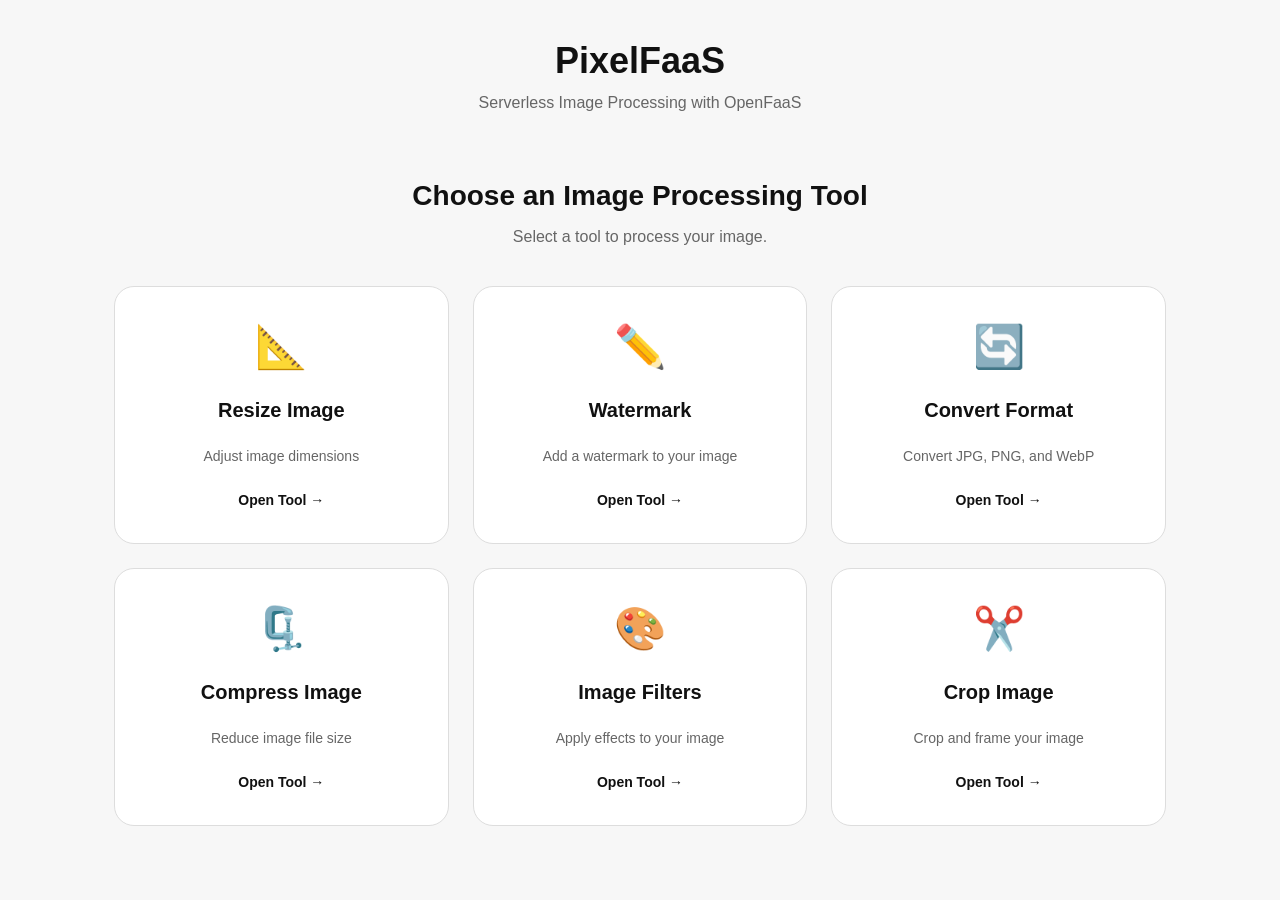
<file: frontend/index.html>
<!DOCTYPE html>
<html lang="en">
<head>
    <meta charset="UTF-8">
    <meta name="viewport" content="width=device-width, initial-scale=1.0">
    <title>PixelFaaS - Image Processing</title>
    <link rel="stylesheet" href="style.css">
</head>

<body>
    <header>
        <h1>PixelFaaS</h1>
        <p>Serverless Image Processing with OpenFaaS</p>
    </header>

    <main class="container">
        <section class="home-intro">
            <h2>Choose an Image Processing Tool</h2>
            <p>Select a tool to process your image.</p>
        </section>

        <!-- Image Processing Tools -->
        <section class="tool-grid">

            <a href="resize.html" class="tool-card">
                <div class="tool-icon">📐</div>
                <h3>Resize Image</h3>
                <p>Adjust image dimensions</p>
                <span>Open Tool →</span>
            </a>

            <a href="watermark.html" class="tool-card">
                <div class="tool-icon">✏️</div>
                <h3>Watermark</h3>
                <p>Add a watermark to your image</p>
                <span>Open Tool →</span>
            </a>

            <a href="convert.html" class="tool-card">
                <div class="tool-icon">🔄</div>
                <h3>Convert Format</h3>
                <p>Convert JPG, PNG, and WebP</p>
                <span>Open Tool →</span>
            </a>

            <a href="compress.html" class="tool-card">
                <div class="tool-icon">🗜️</div>
                <h3>Compress Image</h3>
                <p>Reduce image file size</p>
                <span>Open Tool →</span>
            </a>

            <a href="filter.html" class="tool-card">
                <div class="tool-icon">🎨</div>
                <h3>Image Filters</h3>
                <p>Apply effects to your image</p>
                <span>Open Tool →</span>
            </a>

            <a href="crop.html" class="tool-card">
                <div class="tool-icon">✂️</div>
                <h3>Crop Image</h3>
                <p>Crop and frame your image</p>
                <span>Open Tool →</span>
            </a>
        </section>
    </main>
</body>
</html>
</file>
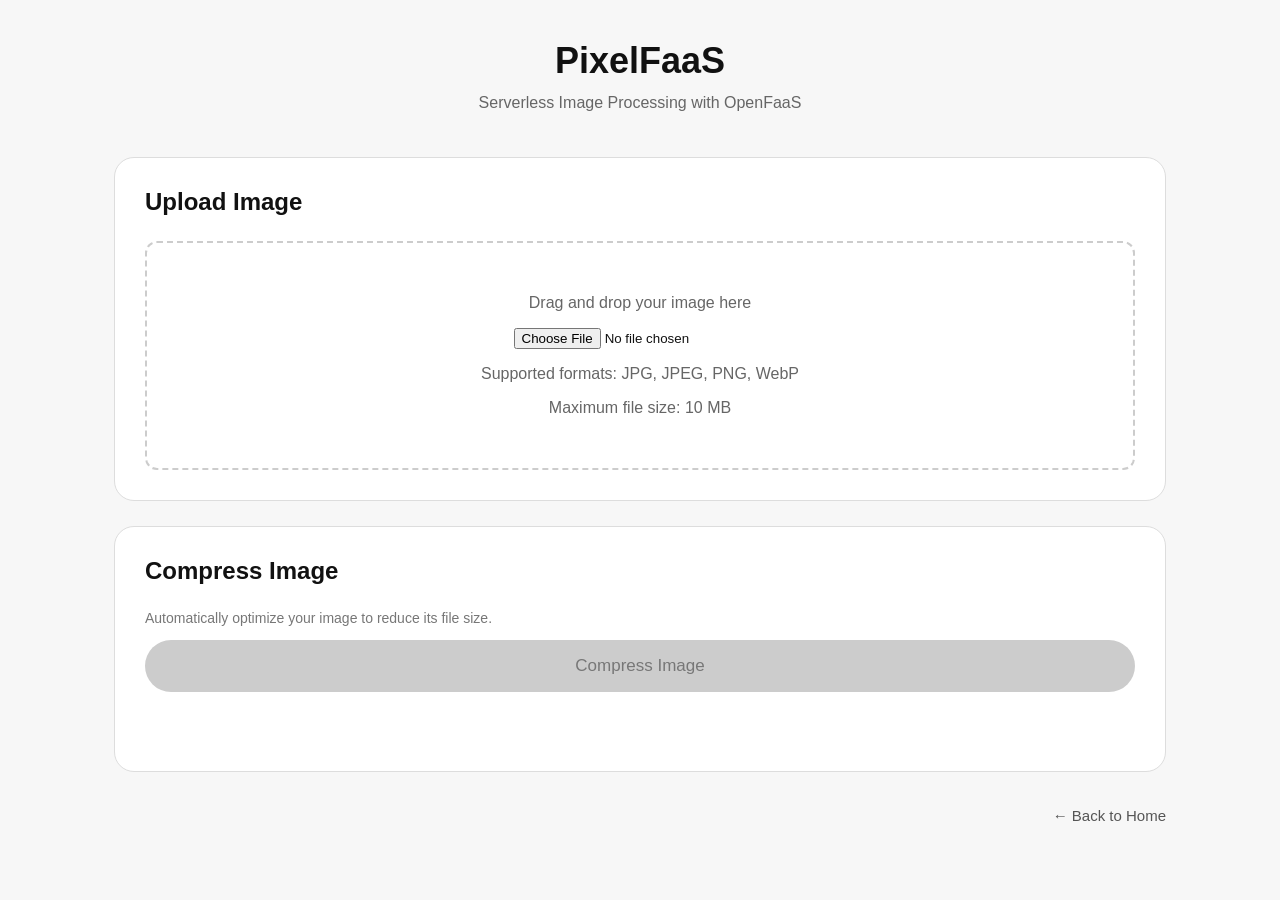
<file: frontend/compress.html>
<!DOCTYPE html>
<html lang="en">
<head>
    <meta charset="UTF-8">
    <meta name="viewport" content="width=device-width, initial-scale=1.0">

    <title>PixelFaaS - Compress Image</title>
    <link rel="stylesheet" href="style.css">
</head>

<body>
    <header>
        <h1>PixelFaaS</h1>
        <p>Serverless Image Processing with OpenFaaS</p>
    </header>

    <main class="container">
        <section class="card">
            <h2>Upload Image</h2>

            <div id="upload-area">
                <p>Drag and drop your image here</p>

                <input
                    type="file"
                    id="image-input"
                    accept="image/jpeg,image/png,image/webp"
                >

                <p>Supported formats: JPG, JPEG, PNG, WebP</p>
                <p>Maximum file size: 10 MB</p>
            </div>
        </section>

        <section class="card">
            <h2>Compress Image</h2>

            <p class="hint">
                Automatically optimize your image
                to reduce its file size.
            </p>

            <button id="process-btn" disabled>
                Compress Image
            </button>

            <p id="status" role="status"></p>

            <div id="compression-result" hidden>
                <h3>Compression Complete</h3>

                <div class="compression-stats">

                    <div class="size-box">
                        <p>Original Size</p>
                        <strong id="original-size">—</strong>
                    </div>

                    <span class="arrow">→</span>

                    <div class="size-box">
                        <p>Compressed Size</p>
                        <strong id="compressed-size">—</strong>
                    </div>

                </div>

                <p id="compression-ratio"></p>

                <button id="download-btn" disabled>
                    Download Compressed Image
                </button>

            </div>
        </section>

        <nav class="page-nav">
            <a href="index.html" class="back-link">
                ← Back to Home
            </a>
        </nav>

    </main>
    <script src="api.js"></script>
    <script src="script.js"></script>
</body>
</html>
</file>
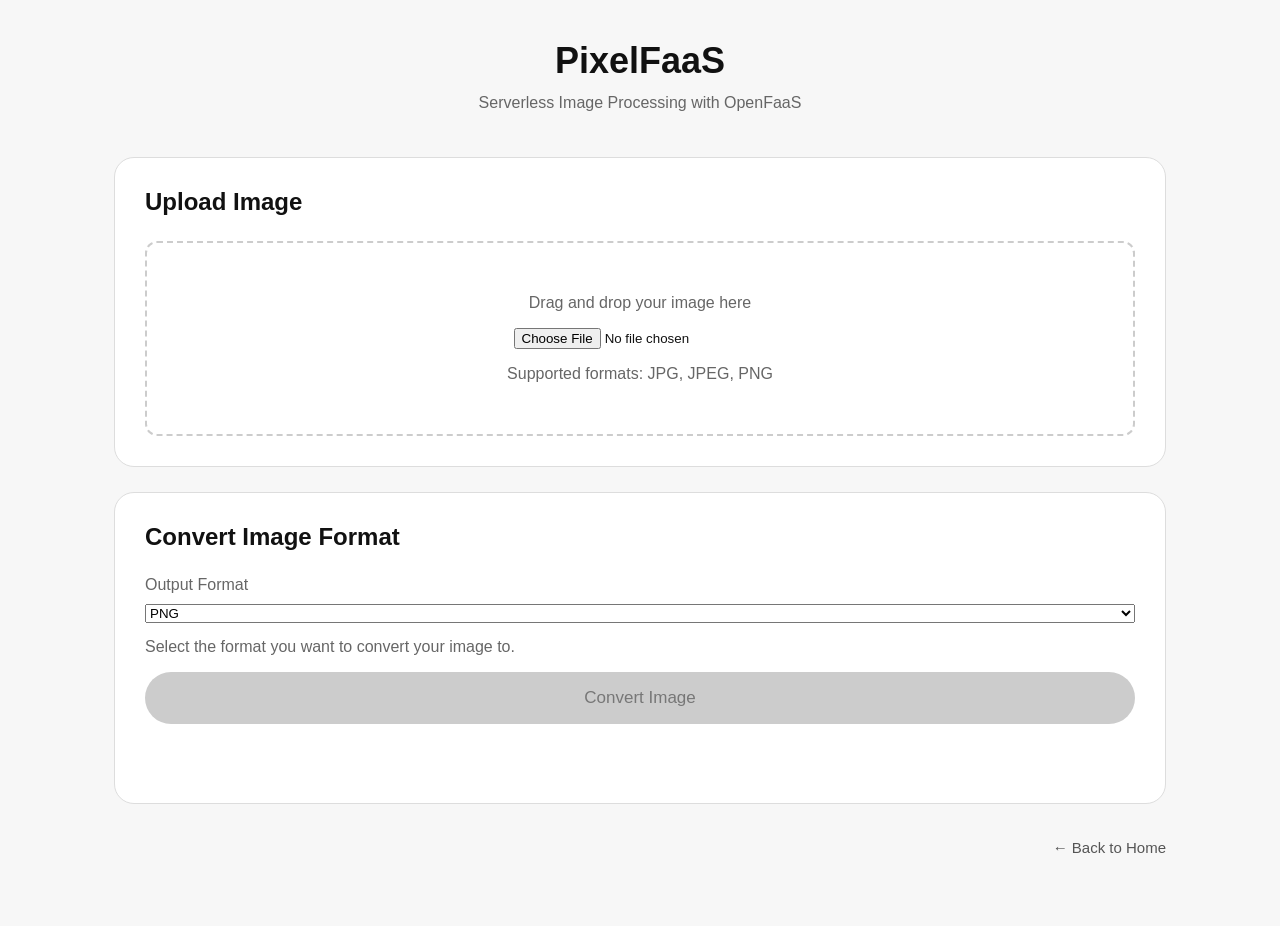
<file: frontend/convert.html>
<!DOCTYPE html>
<html lang="en">
<head>
    <meta charset="UTF-8">
    <meta name="viewport" content="width=device-width, initial-scale=1.0">

    <title>PixelFaaS - Convert Format</title>
    <link rel="stylesheet" href="style.css">
</head>

<body>
    <header>
        <h1>PixelFaaS</h1>
        <p>Serverless Image Processing with OpenFaaS</p>
    </header>

    <main class="container">
        <section class="card">
            <h2>Upload Image</h2>

            <div id="upload-area">
                <p>Drag and drop your image here</p>

                <input
                    type="file"
                    id="image-input"
                    accept="image/jpeg,image/png,image/webp"
                >

                <p>Supported formats: JPG, JPEG, PNG</p>
            </div>
        </section>


        <!-- Convert Image Format -->
        <section class="card">
            <h2>Convert Image Format</h2>

            <div class="settings">

                <!-- Output Format -->
                <div class="input-group">
                    <label for="output-format">
                        Output Format
                    </label>

                    <select id="output-format">
                        <option value="png" selected>
                            PNG
                        </option>

                        <option value="jpeg">
                            JPEG / JPG
                        </option>

                        <option value="webp">
                            WebP
                        </option>
                    </select>
                </div>

                <p class="hint">
                    Select the format you want to
                    convert your image to.
                </p>

            </div>


            <!-- Convert Button -->
            <button id="process-btn" disabled>
                Convert Image
            </button>

            <!-- Processing Status -->
            <p id="status" role="status"></p>


            <!-- Conversion Result -->
            <div id="conversion-result" hidden>

                <p>
                    Conversion completed successfully!
                </p>

                <p id="converted-file-info"></p>

                <button id="download-btn" disabled>
                    Download Converted Image
                </button>
            </div>
        </section>

        <nav class="page-nav">
            <a href="index.html" class="back-link">
                ← Back to Home
            </a>
        </nav>

    </main>
    <script src="api.js"></script>
    <script src="script.js"></script>
</body>
</html>
</file>
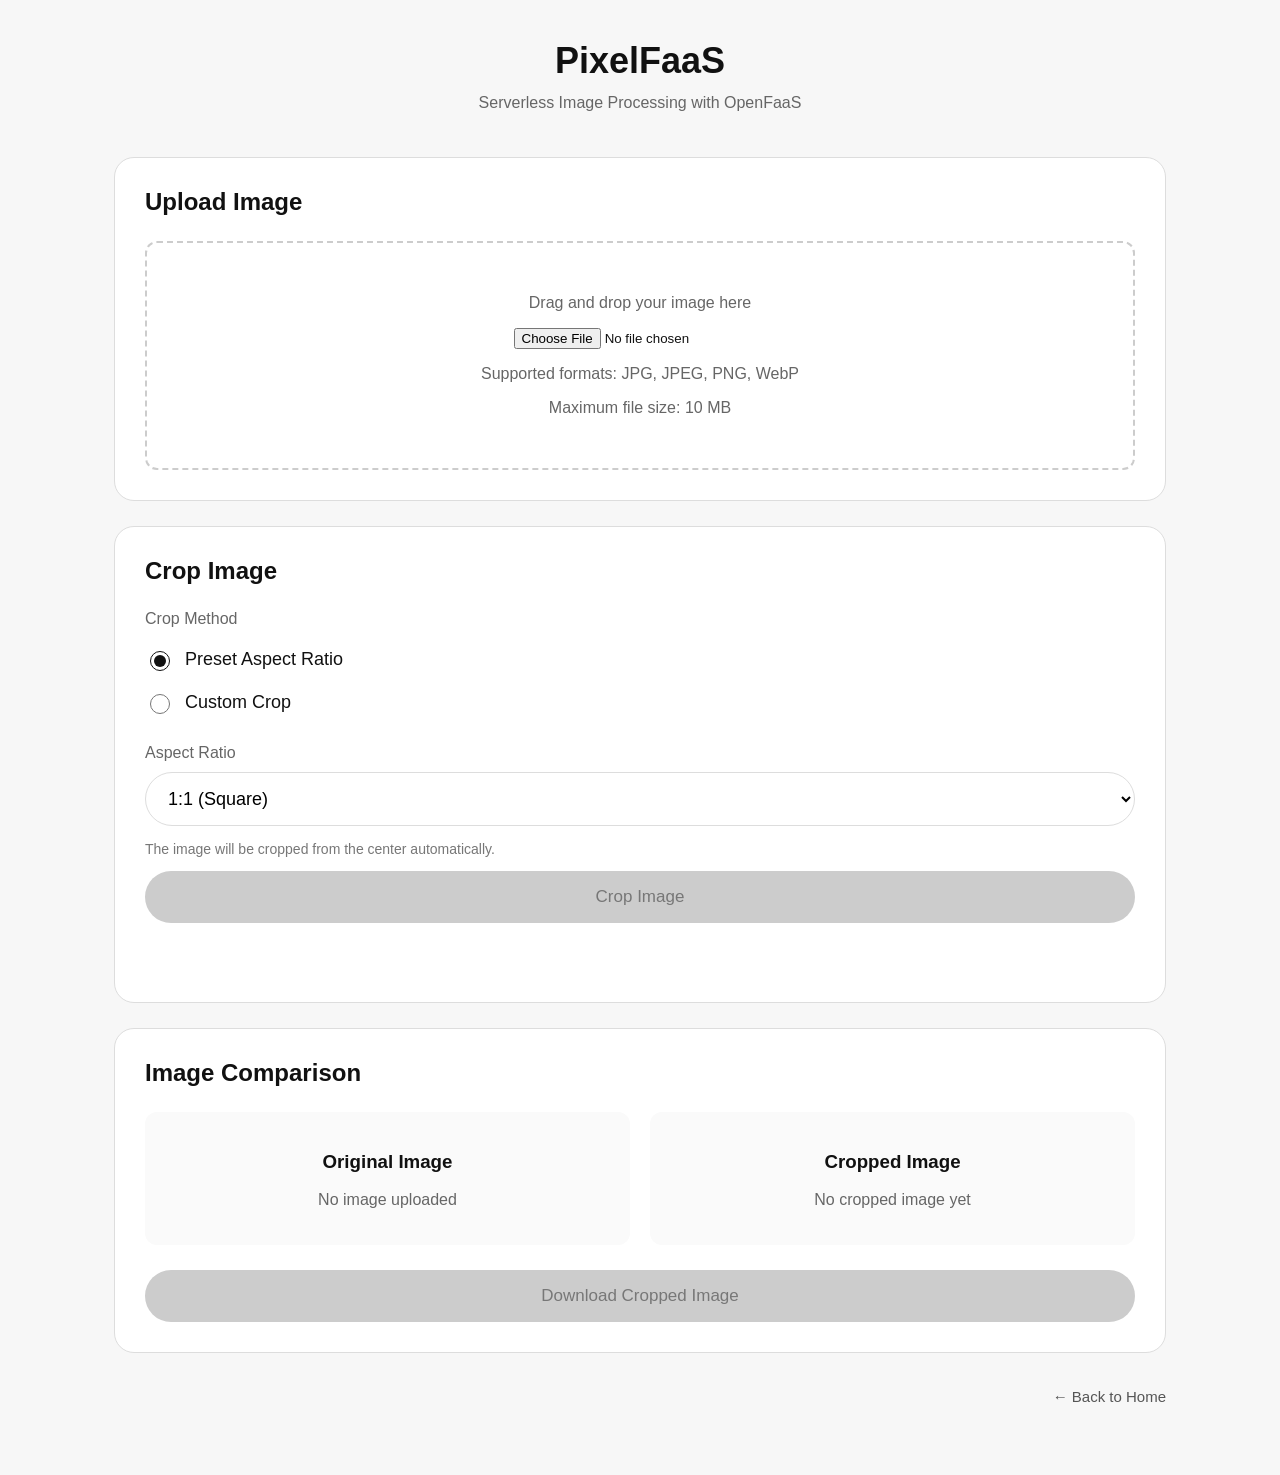
<file: frontend/crop.html>
<!DOCTYPE html>
<html lang="en">
<head>
    <meta charset="UTF-8">
    <meta name="viewport" content="width=device-width, initial-scale=1.0">
    <title>PixelFaaS - Crop Image</title>
    <link rel="stylesheet" href="style.css">
</head>

<body>
    <header>
        <h1>PixelFaaS</h1>
        <p>Serverless Image Processing with OpenFaaS</p>
    </header>

    <main class="container">

        <section class="card">
            <h2>Upload Image</h2>

            <div id="upload-area">
                <p>Drag and drop your image here</p>

                <input
                    type="file"
                    id="image-input"
                    accept="image/jpeg,image/png,image/webp"
                >

                <p>Supported formats: JPG, JPEG, PNG, WebP</p>
                <p>Maximum file size: 10 MB</p>
            </div>
        </section>

        <section class="card">
            <h2>Crop Image</h2>

            <div class="settings">
                <p>Crop Method</p>

                <div class="resize-method">
                    <label>
                        <input
                            type="radio"
                            name="crop-method"
                            id="preset-method"
                            value="preset"
                            checked
                        >
                        Preset Aspect Ratio
                    </label>

                    <label>
                        <input
                            type="radio"
                            name="crop-method"
                            id="custom-method"
                            value="custom"
                        >
                        Custom Crop
                    </label>
                </div>

                <div id="preset-settings">
                    <div class="input-group">
                        <label for="crop-ratio">
                            Aspect Ratio
                        </label>

                        <select id="crop-ratio">
                            <option value="1:1" selected>1:1 (Square)</option>
                            <option value="4:3">4:3</option>
                            <option value="3:2">3:2</option>
                            <option value="16:9">16:9 (Landscape)</option>
                            <option value="9:16">9:16 (Portrait)</option>
                        </select>
                    </div>

                    <p class="hint">
                        The image will be cropped from
                        the center automatically.
                    </p>
                </div>

                <div id="custom-settings" hidden>
                    <div class="crop-inputs">

                        <div class="input-group">
                            <label for="crop-left">Left (%)</label>
                            <input
                                type="number"
                                id="crop-left"
                                min="0"
                                max="100"
                                step="0.1"
                                value="10"
                            >
                        </div>

                        <div class="input-group">
                            <label for="crop-top">Top (%)</label>
                            <input
                                type="number"
                                id="crop-top"
                                min="0"
                                max="100"
                                step="0.1"
                                value="10"
                            >
                        </div>

                        <div class="input-group">
                            <label for="crop-right">Right (%)</label>
                            <input
                                type="number"
                                id="crop-right"
                                min="0"
                                max="100"
                                step="0.1"
                                value="90"
                            >
                        </div>

                        <div class="input-group">
                            <label for="crop-bottom">Bottom (%)</label>
                            <input
                                type="number"
                                id="crop-bottom"
                                min="0"
                                max="100"
                                step="0.1"
                                value="90"
                            >
                        </div>

                    </div>

                    <p class="hint">
                        Enter crop coordinates as percentages.
                        Left must be less than Right,
                        and Top must be less than Bottom.
                    </p>
                </div>
            </div>

            <button id="process-btn" disabled>
                Crop Image
            </button>

            <p id="status" role="status"></p>
        </section>

        <section class="card">
            <h2>Image Comparison</h2>

            <div class="comparison">

                <div class="image-panel">
                    <h3>Original Image</h3>

                    <img
                        id="original-image"
                        alt="Original image"
                        hidden
                    >

                    <p id="original-info">
                        No image uploaded
                    </p>
                </div>

                <div class="image-panel">
                    <h3>Cropped Image</h3>

                    <img
                        id="processed-image"
                        alt="Cropped image"
                        hidden
                    >

                    <p id="processed-info">
                        No cropped image yet
                    </p>
                </div>

            </div>

            <button id="download-btn" disabled>
                Download Cropped Image
            </button>
        </section>

        <nav class="page-nav">
            <a href="index.html" class="back-link">
                ← Back to Home
            </a>
        </nav>

    </main>
    <script src="api.js"></script>
    <script src="script.js"></script>
</body>
</html>
</file>
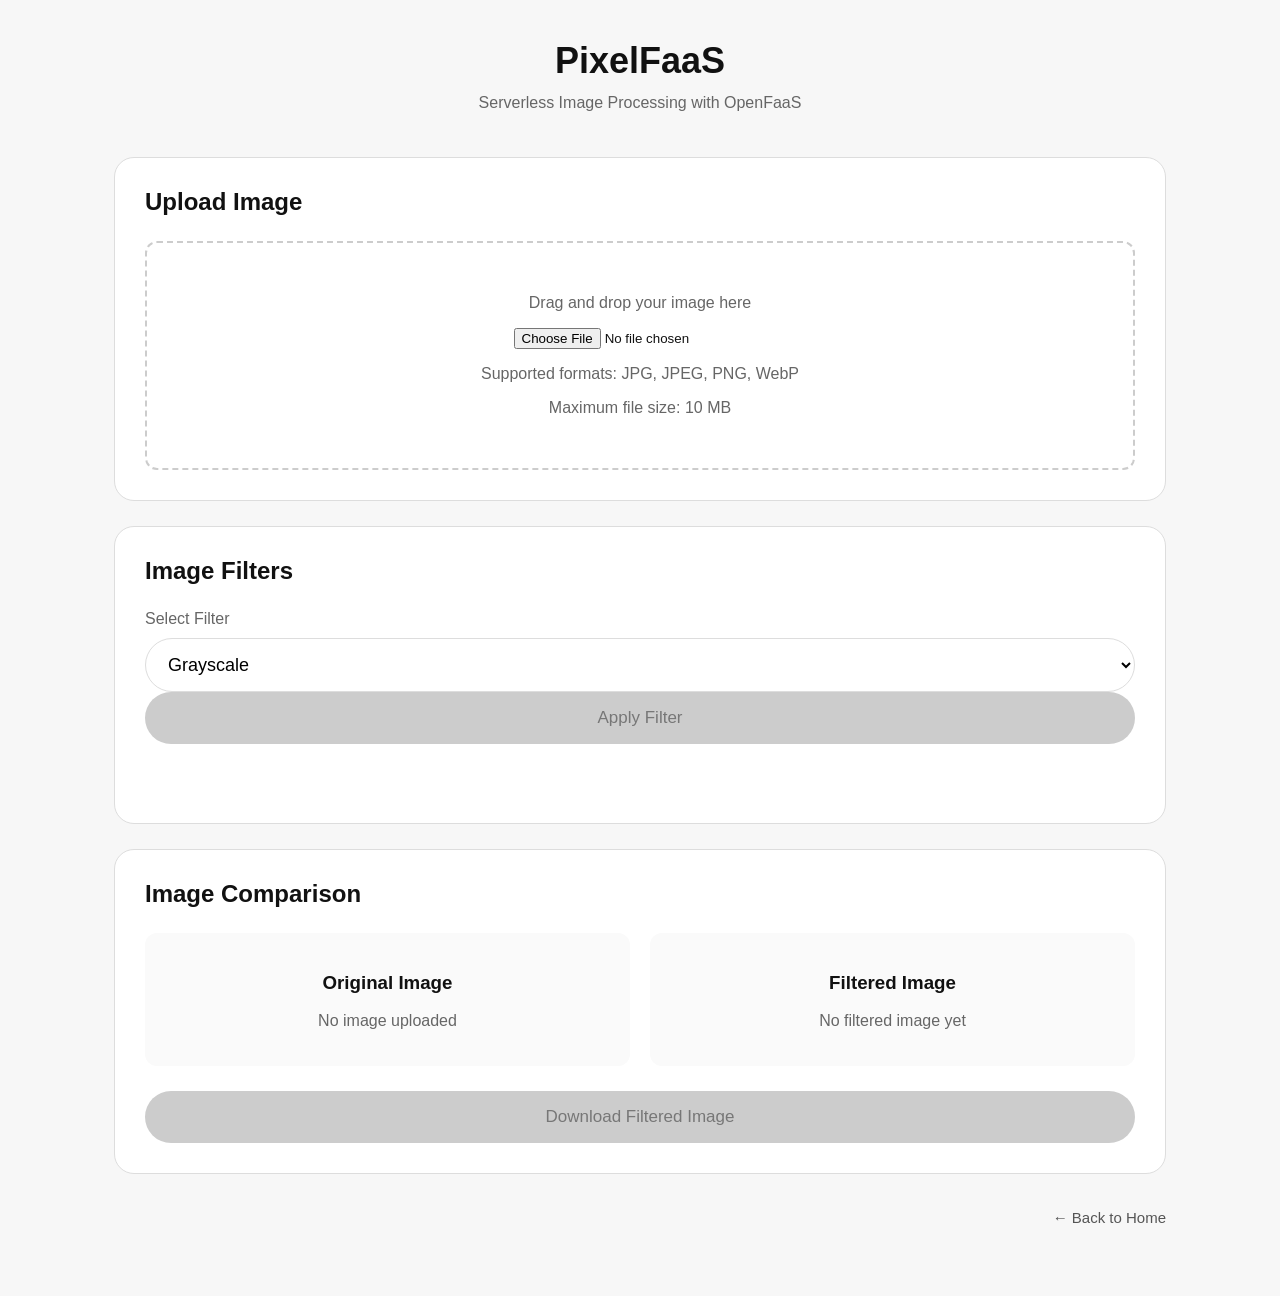
<file: frontend/filter.html>
<!DOCTYPE html>
<html lang="en">
<head>
    <meta charset="UTF-8">
    <meta name="viewport" content="width=device-width, initial-scale=1.0">
    <title>PixelFaaS - Image Filters</title>
    <link rel="stylesheet" href="style.css">
</head>

<body>
    <header>
        <h1>PixelFaaS</h1>
        <p>Serverless Image Processing with OpenFaaS</p>
    </header>

    <main class="container">

        <section class="card">
            <h2>Upload Image</h2>

            <div id="upload-area">
                <p>Drag and drop your image here</p>

                <input
                    type="file"
                    id="image-input"
                    accept="image/jpeg,image/png,image/webp"
                >

                <p>Supported formats: JPG, JPEG, PNG, WebP</p>
                <p>Maximum file size: 10 MB</p>
            </div>
        </section>

        <section class="card">
            <h2>Image Filters</h2>

            <div class="settings">

                <div class="input-group">
                    <label for="filter-type">
                        Select Filter
                    </label>

                    <select id="filter-type">
                        <option value="grayscale" selected>
                            Grayscale
                        </option>
                        <option value="blur">
                            Blur
                        </option>
                        <option value="sharpen">
                            Sharpen
                        </option>
                        <option value="edges">
                            Edges
                        </option>
                        <option value="emboss">
                            Emboss
                        </option>
                        <option value="sepia">
                            Sepia
                        </option>
                        <option value="invert">
                            Invert
                        </option>
                        <option value="vivid">
                            Vivid
                        </option>
                    </select>
                </div>

                <div id="blur-settings" class="filter-field" hidden>
                    <div class="input-group">
                        <label for="blur-radius">
                            Blur Radius
                        </label>

                        <input
                            type="number"
                            id="blur-radius"
                            min="0"
                            max="20"
                            step="0.5"
                            value="2"
                        >
                    </div>

                    <p class="hint">
                        Adjust the blur intensity from 0 to 20.
                    </p>
                </div>

                <div id="strength-settings" class="filter-field" hidden>
                    <div class="input-group">
                        <label for="filter-strength">
                            Filter Strength
                        </label>

                        <input
                            type="number"
                            id="filter-strength"
                            min="0"
                            max="5"
                            step="0.1"
                            value="2"
                        >
                    </div>

                    <p class="hint">
                        Adjust the strength from 0 to 5.
                    </p>
                </div>

            </div>

            <button id="process-btn" disabled>
                Apply Filter
            </button>

            <p id="status" role="status"></p>
        </section>

        <section class="card">
            <h2>Image Comparison</h2>

            <div class="comparison">

                <div class="image-panel">
                    <h3>Original Image</h3>

                    <img
                        id="original-image"
                        alt="Original image"
                        hidden
                    >

                    <p id="original-info">
                        No image uploaded
                    </p>
                </div>

                <div class="image-panel">
                    <h3>Filtered Image</h3>

                    <img
                        id="processed-image"
                        alt="Filtered image"
                        hidden
                    >

                    <p id="processed-info">
                        No filtered image yet
                    </p>
                </div>

            </div>

            <button id="download-btn" disabled>
                Download Filtered Image
            </button>
        </section>

        <nav class="page-nav">
            <a href="index.html" class="back-link">
                ← Back to Home
            </a>
        </nav>

    </main>
    <script src="api.js"></script>
    <script src="script.js"></script>
</body>
</html>
</file>
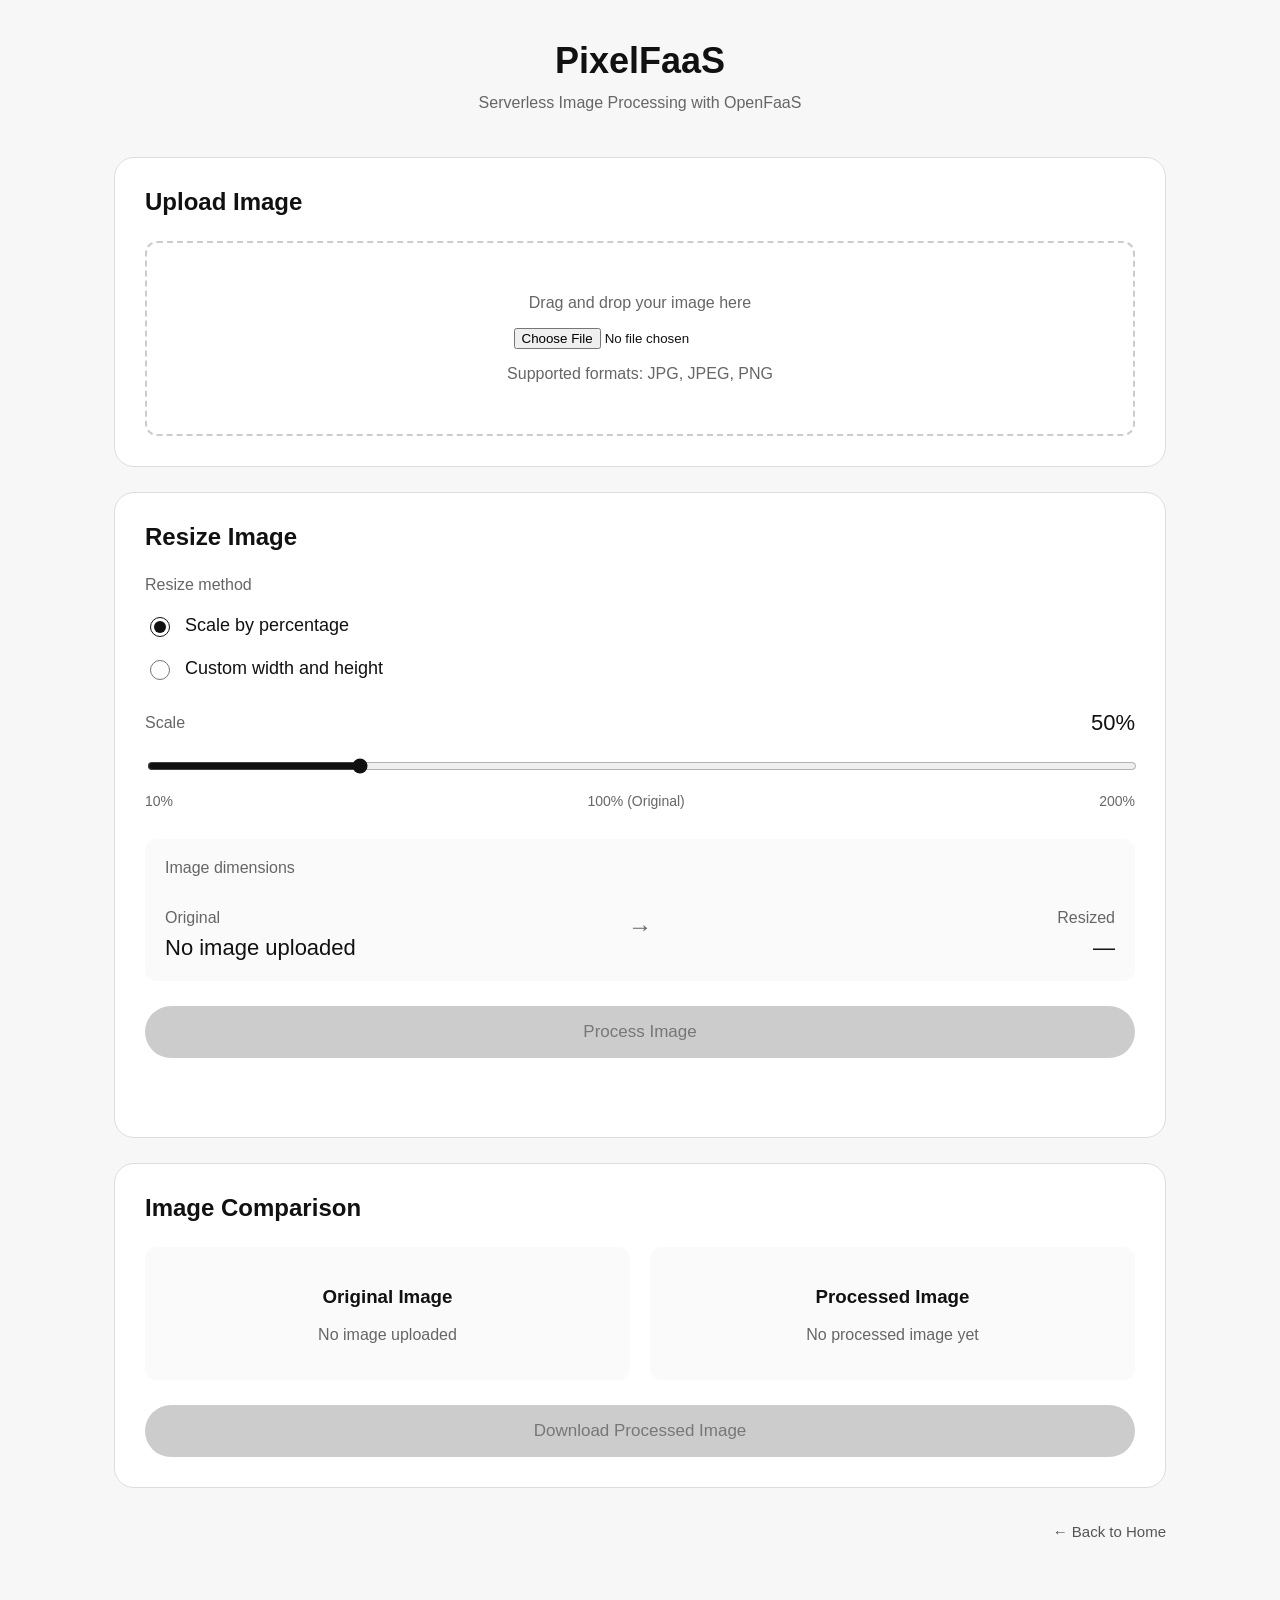
<file: frontend/resize.html>
<!DOCTYPE html>
<html lang="en">
<head>
    <meta charset="UTF-8">
    <meta name="viewport" content="width=device-width, initial-scale=1.0">
    <title>PixelFaaS - Image Processing</title>
    <link rel="stylesheet" href="style.css">
</head>

<body>
    <header>
        <h1>PixelFaaS</h1>
        <p>Serverless Image Processing with OpenFaaS</p>
    </header>

    <main class="container">
        <section class="card">
            <h2>Upload Image</h2>

            <div id="upload-area">
                <p>Drag and drop your image here</p>

                <input
                    type="file"
                    id="image-input"
                    accept="image/jpeg,image/png,image/webp"
                >

                <p>Supported formats: JPG, JPEG, PNG</p>
            </div>
        </section>

        <section class="card">
            <h2>Resize Image</h2>
            <div class="settings">
                <p>Resize method</p>
                <div class="resize-method">
                    <label>
                        <input
                            type="radio"
                            name="resize-method"
                            id="percentage-method"
                            value="percentage"
                            checked
                        >
                        Scale by percentage
                    </label>

                    <label>
                        <input
                            type="radio"
                            name="resize-method"
                            id="custom-method"
                            value="custom"
                        >
                        Custom width and height
                    </label>
                </div>

                <div id="percentage-settings">
                    <div class="scale-header">
                        <label for="scale">Scale</label>
                        <span id="scale-value">50%</span>
                    </div>
                    <input
                        type="range"
                        id="scale"
                        min="10"
                        max="200"
                        value="50"
                    >

                    <div class="scale-labels">
                        <span>10%</span>
                        <span>100% (Original)</span>
                        <span>200%</span>
                    </div>
                </div>


                <div id="custom-settings" hidden>

                    <div class="dimension-inputs">

                        <div class="input-group">
                            <label for="width">Width (px)</label>
                            <input
                                type="number"
                                id="width"
                                value="800"
                                min="1"
                            >
                        </div>

                        <div class="input-group">
                            <label for="height">Height (px)</label>
                            <input
                                type="number"
                                id="height"
                                value="600"
                                min="1"
                            >
                        </div>

                    </div>

                    <p class="hint">
                        Custom dimensions may stretch the image
                        if the aspect ratio changes.
                    </p>

                </div>

                <div class="dimension-preview">

                    <p>Image dimensions</p>

                    <div class="dimension-comparison">

                        <div>
                            <p>Original</p>
                            <strong id="original-dimensions">
                                No image uploaded
                            </strong>
                        </div>

                        <span class="arrow">→</span>

                        <div>
                            <p>Resized</p>
                            <strong id="resized-dimensions">
                                —
                            </strong>
                        </div>

                    </div>

                </div>

            </div>

            <button id="process-btn" disabled>
                Process Image
            </button>

            <p id="status" role="status"></p>

        </section>

        <section class="card">
            <h2>Image Comparison</h2>

            <div class="comparison">

                <!-- Original Image -->
                <div class="image-panel">
                    <h3>Original Image</h3>

                    <img
                        id="original-image"
                        alt="Original image"
                        hidden
                    >

                    <p id="original-info">
                        No image uploaded
                    </p>
                </div>

                <div class="image-panel">
                    <h3>Processed Image</h3>

                    <img
                        id="processed-image"
                        alt="Processed image"
                        hidden
                    >

                    <p id="processed-info">
                        No processed image yet
                    </p>
                </div>

            </div>

            <button id="download-btn" disabled>
                Download Processed Image
            </button>
        </section>

         <nav class="page-nav">
                <a href="index.html" class="back-link">
                    ← Back to Home
                </a>
        </nav>

    </main>
    <script src="api.js"></script>
    <script src="script.js"></script>
</body>
</html>
</file>
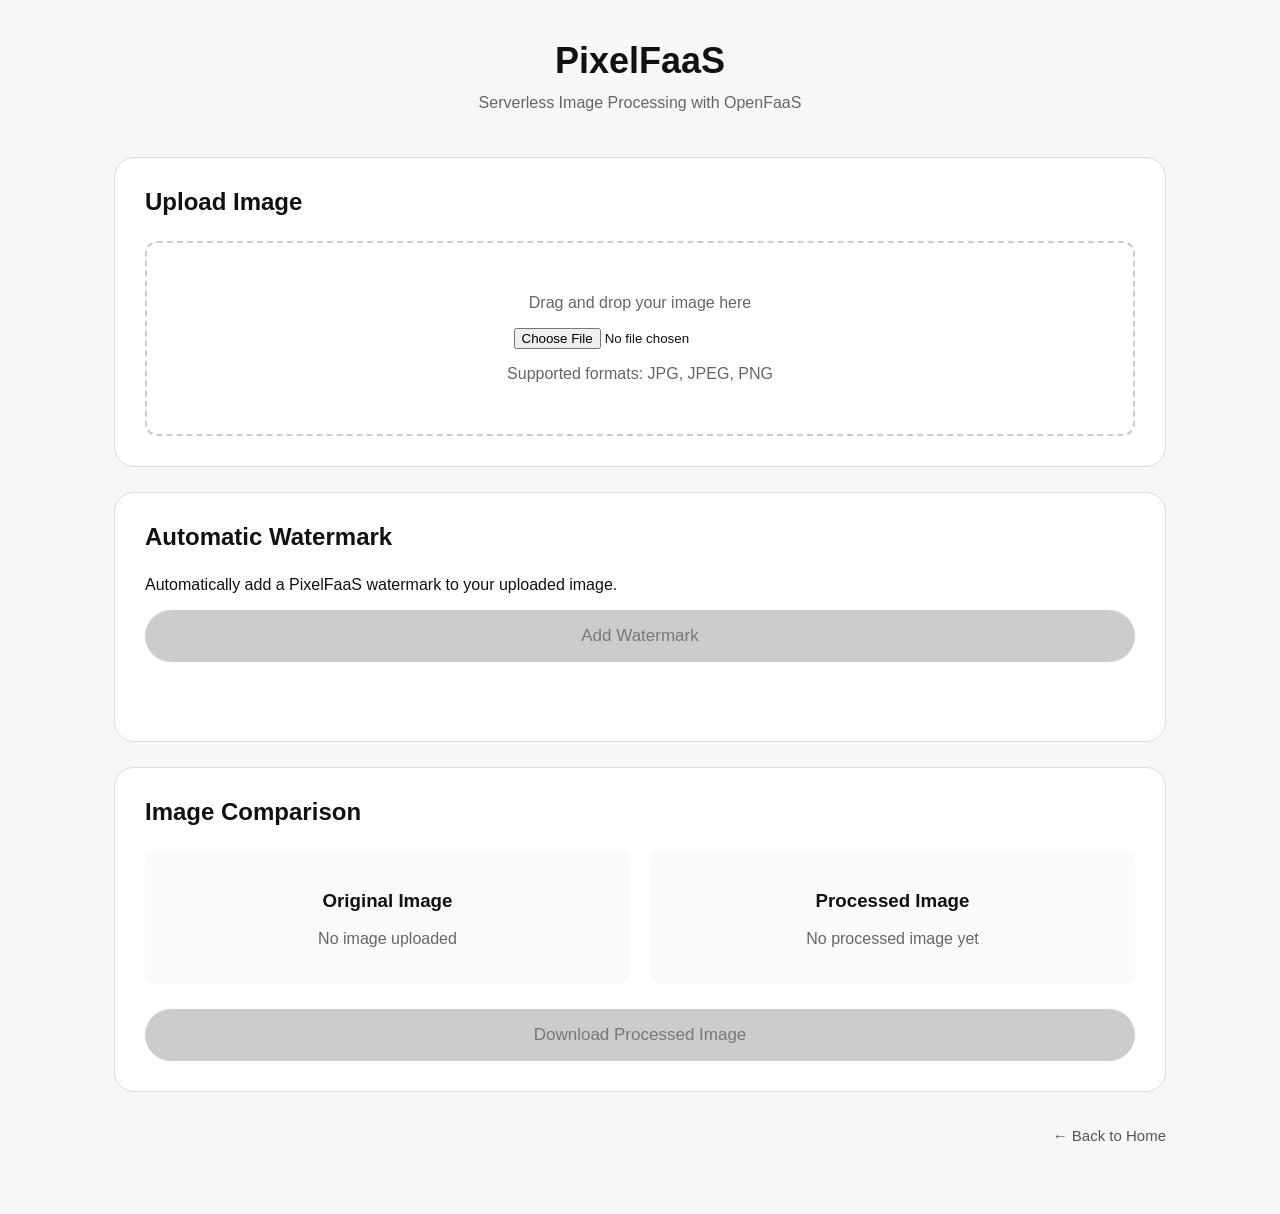
<file: frontend/watermark.html>
<!DOCTYPE html>
<html lang="en">
<head>
    <meta charset="UTF-8">
    <meta name="viewport" content="width=device-width, initial-scale=1.0">

    <title>PixelFaaS - Watermark</title>

    <link rel="stylesheet" href="style.css">
</head>

<body>
    <header>
        <h1>PixelFaaS</h1>
        <p>Serverless Image Processing with OpenFaaS</p>
    </header>

    <main class="container">
        <section class="card">
            <h2>Upload Image</h2>

            <div id="upload-area">
                <p>Drag and drop your image here</p>

                <input
                    type="file"
                    id="image-input"
                    accept="image/jpeg,image/png,image/webp"
                >

                <p>Supported formats: JPG, JPEG, PNG</p>
            </div>
        </section>
        
        <!-- Automatic Watermark -->
        <section class="card">
            <h2>Automatic Watermark</h2>
            <p>
                Automatically add a PixelFaaS watermark to your uploaded image.
            </p>
            
            <button id="process-btn" disabled>
                Add Watermark
            </button>

            <p id="status" role="status"></p>
        </section>

        <section class="card">
            <h2>Image Comparison</h2>

            <div class="comparison">

                <div class="image-panel">
                    <h3>Original Image</h3>

                    <img
                        id="original-image"
                        alt="Original image"
                        hidden
                    >

                    <p id="original-info">
                        No image uploaded
                    </p>
                </div>

                <div class="image-panel">
                    <h3>Processed Image</h3>

                    <img
                        id="processed-image"
                        alt="Processed image"
                        hidden
                    >

                    <p id="processed-info">
                        No processed image yet
                    </p>
                </div>

            </div>

            <button id="download-btn" disabled>
                Download Processed Image
            </button>
        </section>

            <nav class="page-nav">
                <a href="index.html" class="back-link">
                    ← Back to Home
                </a>
            </nav>
    </main>
    <script src="api.js"></script>
    <script src="script.js"></script>
</body>
</html>
</file>
<file: frontend/style.css>
* {
    box-sizing: border-box;
}

body {
    margin: 0;
    font-family: Arial, Helvetica, sans-serif;
    background-color: #f7f7f7;
    color: #111111;
}

header {
    text-align: center;
    padding: 40px 20px 25px;
}

header h1 {
    font-size: 36px;
    margin: 0 0 12px;
}

header p {
    color: #666666;
    margin: 0;
}

.container {
    max-width: 1100px;
    margin: 0 auto;
    padding: 20px 24px 60px;
}

.home-intro {
    text-align: center;
    margin: 20px 0 40px;
}

.home-intro h2 {
    font-size: 28px;
    margin-bottom: 12px;
}

.home-intro p {
    color: #666666;
}

.tool-grid {
    display: grid;
    grid-template-columns: repeat(3, 1fr);
    gap: 24px;
}

.tool-card {
    display: flex;
    flex-direction: column;
    align-items: center;
    text-align: center;

    background-color: white;
    border: 1px solid #dddddd;
    border-radius: 20px;
    padding: 35px 20px;
    min-height: 240px;

    text-decoration: none;
    color: #111111;

    transition: transform 0.2s, box-shadow 0.2s;
}

.tool-card:hover {
    transform: translateY(-5px);
    box-shadow: 0 8px 20px rgba(0, 0, 0, 0.08);
    border-color: #999999;
}

.tool-card:focus-visible {
    outline: 3px solid #4779ce;
    outline-offset: 3px;
}

.tool-icon {
    font-size: 42px;
    margin-bottom: 18px;
}

.tool-card h3 {
    font-size: 20px;
    margin: 10px 0;
}

.tool-card p {
    color: #666666;
    font-size: 14px;
    line-height: 1.5;
    margin-bottom: 25px;
}

.tool-card span {
    margin-top: auto;
    font-size: 14px;
    font-weight: bold;
}

.card {
    background-color: white;
    border: 1px solid #dddddd;
    border-radius: 20px;
    padding: 30px;
    margin-bottom: 25px;
}

.card h2 {
    font-size: 24px;
    margin-top: 0;
    margin-bottom: 25px;
}

#upload-area {
    border: 2px dashed #cccccc;
    border-radius: 12px;
    padding: 35px;
    text-align: center;
}

#upload-area p {
    color: #666666;
}

#upload-area.drag-over {
    border-color: #111111;
    background-color: #f0f0f0;
}

.settings {
    width: 100%;
}

.settings > p {
    color: #666666;
    font-size: 16px;
}

.resize-method {
    display: flex;
    flex-direction: column;
    gap: 20px;
    margin: 20px 0 30px;
}

.resize-method label {
    display: flex;
    align-items: center;
    gap: 12px;
    font-size: 18px;
    cursor: pointer;
}

.resize-method input[type="radio"] {
    width: 20px;
    height: 20px;
    accent-color: #111111;
}

[hidden] {
    display: none !important;
}

#percentage-settings {
    margin-top: 25px;
}

.scale-header {
    display: flex;
    justify-content: space-between;
    align-items: center;
    margin-bottom: 20px;
}

.scale-header label {
    color: #666666;
}

#scale-value {
    font-size: 22px;
    font-weight: 500;
}

#scale {
    width: 100%;
    cursor: pointer;
    accent-color: #111111;
}

.scale-labels {
    display: flex;
    justify-content: space-between;
    margin-top: 15px;
    color: #666666;
    font-size: 14px;
}

.dimension-inputs {
    display: flex;
    gap: 20px;
    margin-top: 20px;
}

.input-group {
    display: flex;
    flex-direction: column;
    flex: 1;
    gap: 10px;
}

.input-group label {
    color: #666666;
}

.input-group input {
    width: 100%;
    padding: 15px 18px;
    border: 1px solid #dddddd;
    border-radius: 30px;
    font-size: 18px;
}

.hint {
    color: #777777;
    font-size: 14px;
    margin-top: 15px;
}

.dimension-preview {
    background-color: #fafafa;
    padding: 20px;
    border-radius: 12px;
    margin: 30px 0 25px;
}

.dimension-preview > p {
    color: #666666;
    margin-top: 0;
}

.dimension-comparison {
    display: flex;
    align-items: center;
    justify-content: space-between;
    gap: 20px;
}

.dimension-comparison > div {
    flex: 1;
}

.dimension-comparison > div:last-child {
    text-align: right;
}

.dimension-comparison p {
    color: #666666;
    margin-bottom: 8px;
}

.dimension-comparison strong {
    font-size: 22px;
    font-weight: 500;
}

.arrow {
    font-size: 24px;
    color: #666666;
}

button {
    width: 100%;
    padding: 16px;
    border: none;
    border-radius: 30px;
    background-color: #111111;
    color: white;
    font-size: 17px;
    cursor: pointer;
}

button:hover:not(:disabled) {
    background-color: #333333;
}

button:disabled {
    background-color: #cccccc;
    color: #777777;
    cursor: not-allowed;
}

#status {
    margin-top: 15px;
    min-height: 20px;
    font-size: 14px;
}

.comparison {
    display: flex;
    gap: 20px;
    margin-bottom: 25px;
}

.image-panel {
    flex: 1;
    min-width: 0;
    text-align: center;
    background-color: #fafafa;
    border-radius: 12px;
    padding: 20px;
}

.image-panel img {
    max-width: 100%;
    max-height: 300px;
    object-fit: contain;
}

.image-panel p {
    color: #666666;
}

@media (max-width: 800px) {
    .tool-grid {
        grid-template-columns: repeat(2, 1fr);
    }
}

@media (max-width: 600px) {
    header h1 {
        font-size: 30px;
    }

    .container {
        padding: 15px 16px 40px;
    }

    .card {
        padding: 20px;
    }

    .tool-grid {
        grid-template-columns: 1fr;
    }

    .dimension-inputs,
    .comparison {
        flex-direction: column;
    }

    .dimension-comparison strong {
        font-size: 16px;
    }
}

.page-nav {
    display: flex;
    justify-content: flex-end;
    margin-top: 20px;
    margin-bottom: 0;
}

.back-link {
    display: inline-block;
    color: #555555;
    font-size: 15px;
    font-weight: 500;
    text-decoration: none;
    padding: 10px 0;
}

.back-link:visited {
    color: #555555;
}

.back-link:hover {
    color: #111111;
    text-decoration: none;
}

/* Watermark */
.watermark-field {
    margin-top: 25px;
}

#watermark-text {
    width: 100%;
    padding: 15px 18px;
    border: 1px solid #dddddd;
    border-radius: 30px;
    font-size: 18px;
}

#watermark-position {
    width: 100%;
    padding: 15px 18px;
    border: 1px solid #dddddd;
    border-radius: 30px;
    background-color: white;
    font-size: 18px;
    cursor: pointer;
}

#watermark-opacity {
    width: 100%;
    accent-color: #111111;
    cursor: pointer;
}

#opacity-value {
    font-size: 22px;
    font-weight: 500;
}

/* Convert Result */
#conversion-result {
    margin-top: 25px;
    padding: 20px;
    background-color: #f7f7f7;
    border: 1px solid #dddddd;
    border-radius: 12px;
}

#conversion-result p {
    color: #444444;
    margin: 0 0 12px;
}

#conversion-result #download-btn {
    margin-top: 15px;
}

/* Compress */
#compression-result {
    margin-top: 25px;
    padding: 25px;
    background-color: #fafafa;
    border: 1px solid #dddddd;
    border-radius: 12px;
}

#compression-result h3 {
    font-size: 20px;
    margin: 0 0 25px;
}

.compression-stats {
    display: flex;
    align-items: center;
    justify-content: space-between;
    gap: 20px;
    margin-bottom: 20px;
}

.size-box {
    flex: 1;
}

.size-box:last-child {
    text-align: right;
}

.size-box p {
    color: #666666;
    font-size: 14px;
    margin-bottom: 10px;
}

.size-box strong {
    font-size: 24px;
    font-weight: 500;
}

#compression-ratio {
    font-size: 16px;
    font-weight: 600;
    color: #16803c;
    margin-bottom: 25px;
}

#compression-result #download-btn {
    margin-top: 15px;
}

@media (max-width: 600px) {
    .size-box strong {
        font-size: 18px;
    }

    .compression-stats {
        gap: 10px;
    }
}

/* Filter */
#filter-type {
    width: 100%;
    padding: 15px 18px;
    border: 1px solid #dddddd;
    border-radius: 30px;
    background-color: white;
    font-size: 18px;
    cursor: pointer;
}

.filter-field {
    margin-top: 25px;
}

.filter-field input[type="number"] {
    width: 100%;
    padding: 15px 18px;
    border: 1px solid #dddddd;
    border-radius: 30px;
    font-size: 18px;
}

.filter-field .hint {
    color: #777777;
    font-size: 14px;
    margin-top: 12px;
}

/* crop */
#crop-ratio {
    width: 100%;
    padding: 15px 18px;
    border: 1px solid #dddddd;
    border-radius: 30px;
    background-color: white;
    font-size: 18px;
    cursor: pointer;
}

.crop-inputs {
    display: grid;
    grid-template-columns: repeat(2, 1fr);
    gap: 20px;
    margin-top: 20px;
}

.crop-inputs .input-group {
    min-width: 0;
}

.crop-inputs input {
    width: 100%;
}

@media (max-width: 600px) {
    .crop-inputs {
        grid-template-columns: 1fr;
    }
}
</file>
